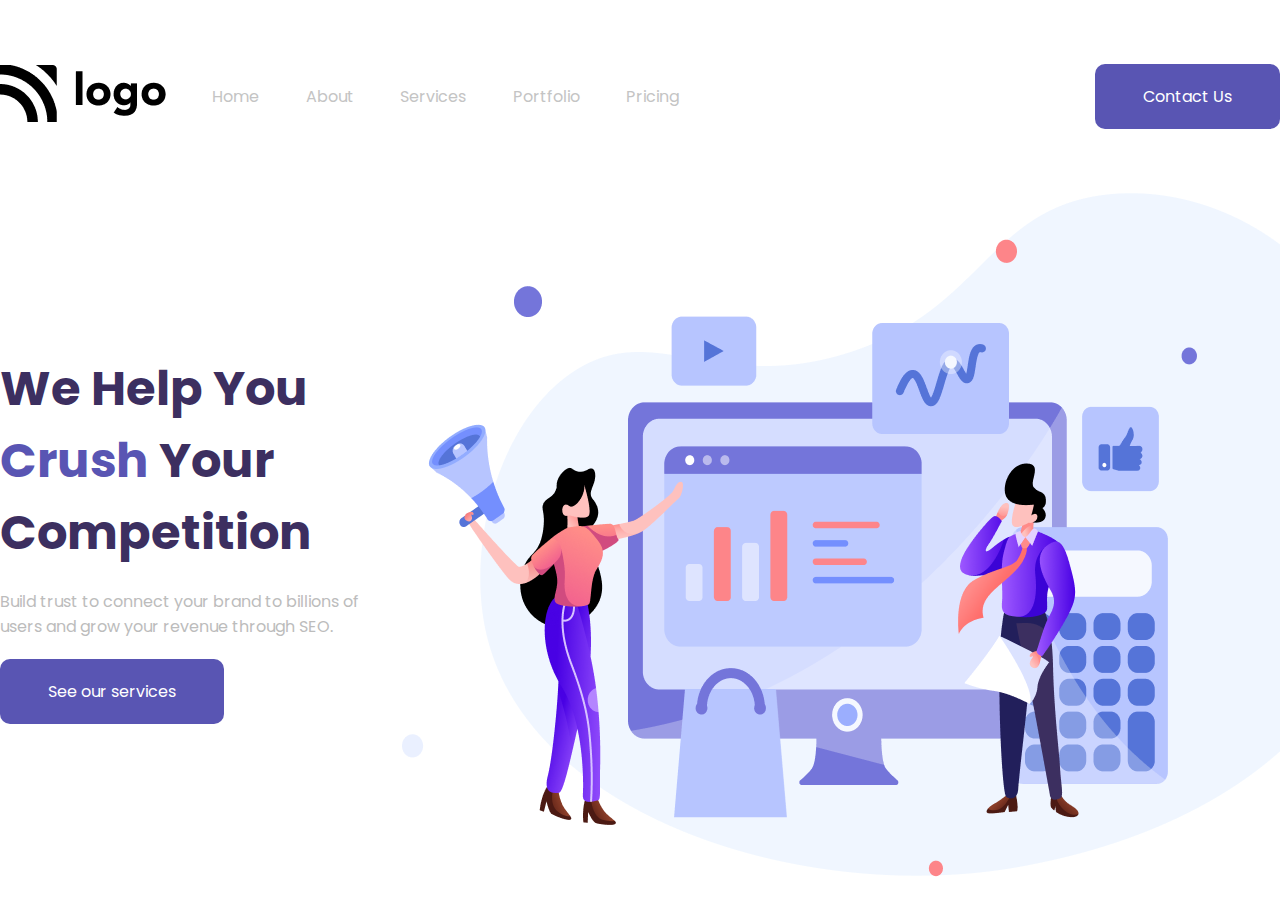
<file: 20_Nov_2022_Project/FSJS 2.0 Project 01/index.html>
<!DOCTYPE html>
<html lang="en">
  <head>
    <meta charset="UTF-8" />
    <meta http-equiv="X-UA-Compatible" content="IE=edge" />
    <meta name="viewport" content="width=device-width, initial-scale=1.0" />
    <!-- stylesheet -->
    <link rel="stylesheet" href="style.css" />
    <!-- Font -->
    <link rel="preconnect" href="https://fonts.googleapis.com" />
    <link rel="preconnect" href="https://fonts.gstatic.com" crossorigin />
    <link
      href="https://fonts.googleapis.com/css2?family=Poppins:wght@200;300;400;500;600;700;800&display=swap"
      rel="stylesheet"
    />
    <title>SEO Master</title>
  </head>
  <body>
    <div class="container">
      <section aria-label="navbar">
        <nav class="navbar-container">
          <div>
            <img src="./assets/Logo.png" alt="brand-logo" />
          </div>
          <div class="grow-list">
            <ul class="list">
              <li class="list-item">Home</li>
              <li class="list-item">About</li>
              <li class="list-item">Services</li>
              <li class="list-item">Portfolio</li>
              <li class="list-item">Pricing</li>
            </ul>
          </div>
          <div class="button-group">
            <button class="nav-button">Contact Us</button>
          </div>
        </nav>
      </section>
      <!-- Banner -->
      <section aria-label="banner">
        <div class="banner-container">
          <!-- Left text -->
          <div>
            <h1 class="heading-text">
              We Help You <span>Crush</span> Your Competition
            </h1>
            <p class="description">
              Build trust to connect your brand to billions of users and grow
              your revenue through SEO.
            </p>
            <button class="nav-button btn">See our services</button>
          </div>
          <!-- Right Text -->
          <div>
            <img src="./assets/Header Illustration.png" alt="illustration" />
          </div>
        </div>
      </section>
    </div>
  </body>
</html>
</file>
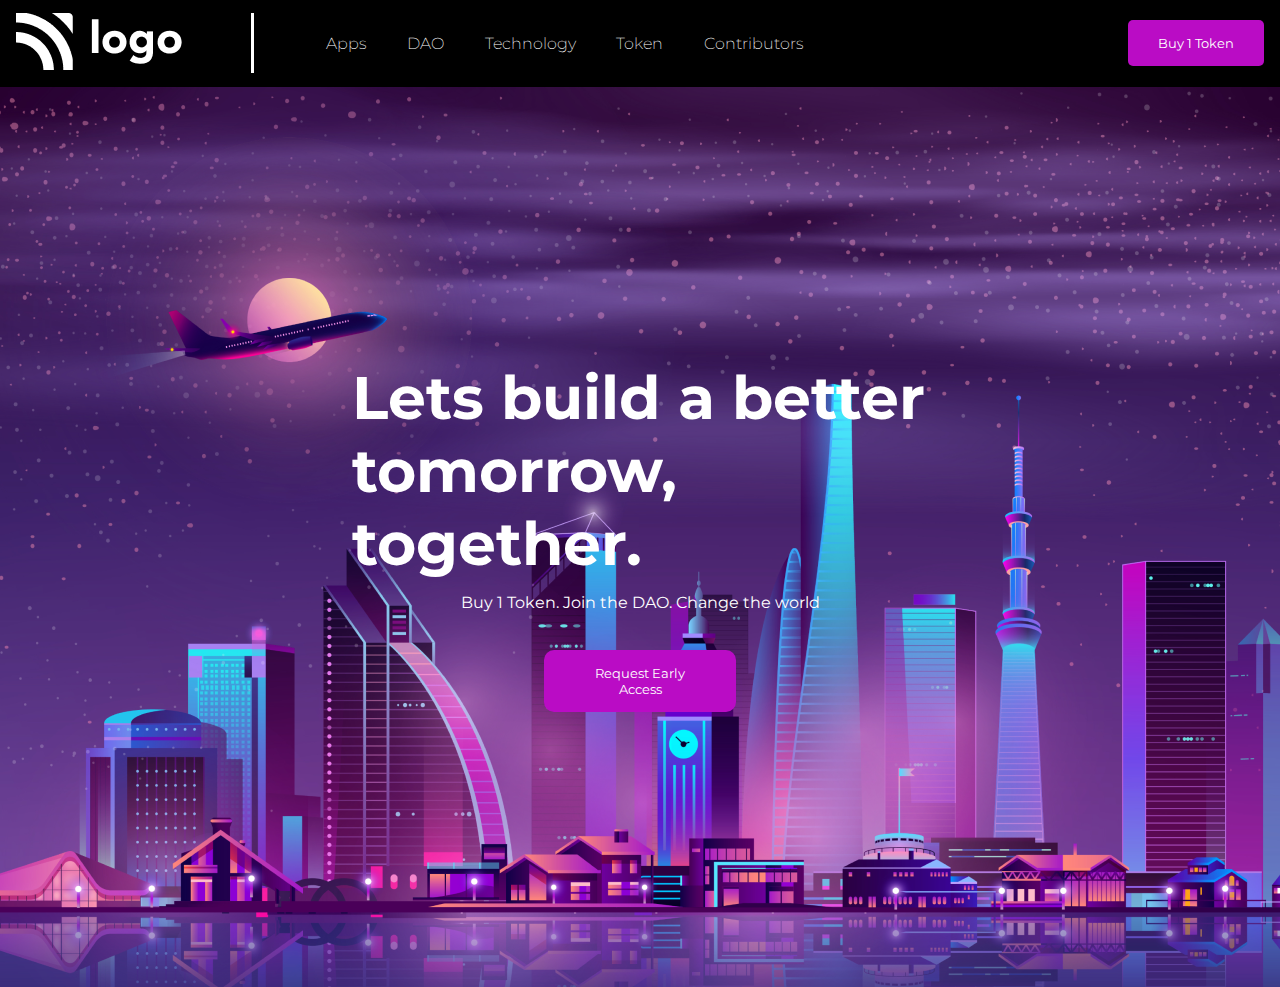
<file: 20_Nov_2022_Project/FSJS 2.0 Project 02/index.html>
<!DOCTYPE html>
<html lang="en">
  <head>
    <meta charset="UTF-8" />
    <meta http-equiv="X-UA-Compatible" content="IE=edge" />
    <meta name="viewport" content="width=device-width, initial-scale=1.0" />
    <link rel="stylesheet" href="style.css" />
    <link rel="preconnect" href="https://fonts.googleapis.com" />
    <link rel="preconnect" href="https://fonts.gstatic.com" crossorigin />
    <link
      href="https://fonts.googleapis.com/css2?family=Poppins:wght@200;300;400;500;600;700;800&display=swap"
      rel="stylesheet"
    />
    <link rel="preconnect" href="https://fonts.googleapis.com" />
    <link rel="preconnect" href="https://fonts.gstatic.com" crossorigin />
    <link
      href="https://fonts.googleapis.com/css2?family=Montserrat:wght@600;700;800&display=swap"
      rel="stylesheet"
    />

    <title>Crypto Market</title>
  </head>
  <body>
    <div class="container">
      <section aria-label="navbar">
        <nav class="navbar">
          <div>
            <img src="./assets/white-logo.png" alt="logo" class="logo" />
          </div>
          <div class="line"></div>
          <div class="grow-list">
            <ul class="list">
              <li class="list-item">Apps</li>
              <li class="list-item">DAO</li>
              <li class="list-item">Technology</li>
              <li class="list-item">Token</li>
              <li class="list-item">Contributors</li>
            </ul>
          </div>
          <div>
            <button class="button-small">Buy 1 Token</button>
          </div>
        </nav>
      </section>
      <!-- Hero Section -->
      <section aria-label="hero">
        <div class="hero">
          <h1 class="hero-heading">Lets build a better tomorrow, together.</h1>
          <p class="hero-description">
            Buy 1 Token. Join the DAO. Change the world
          </p>
          <button class="button-large">Request Early Access</button>
        </div>
      </section>
    </div>
  </body>
</html>
</file>
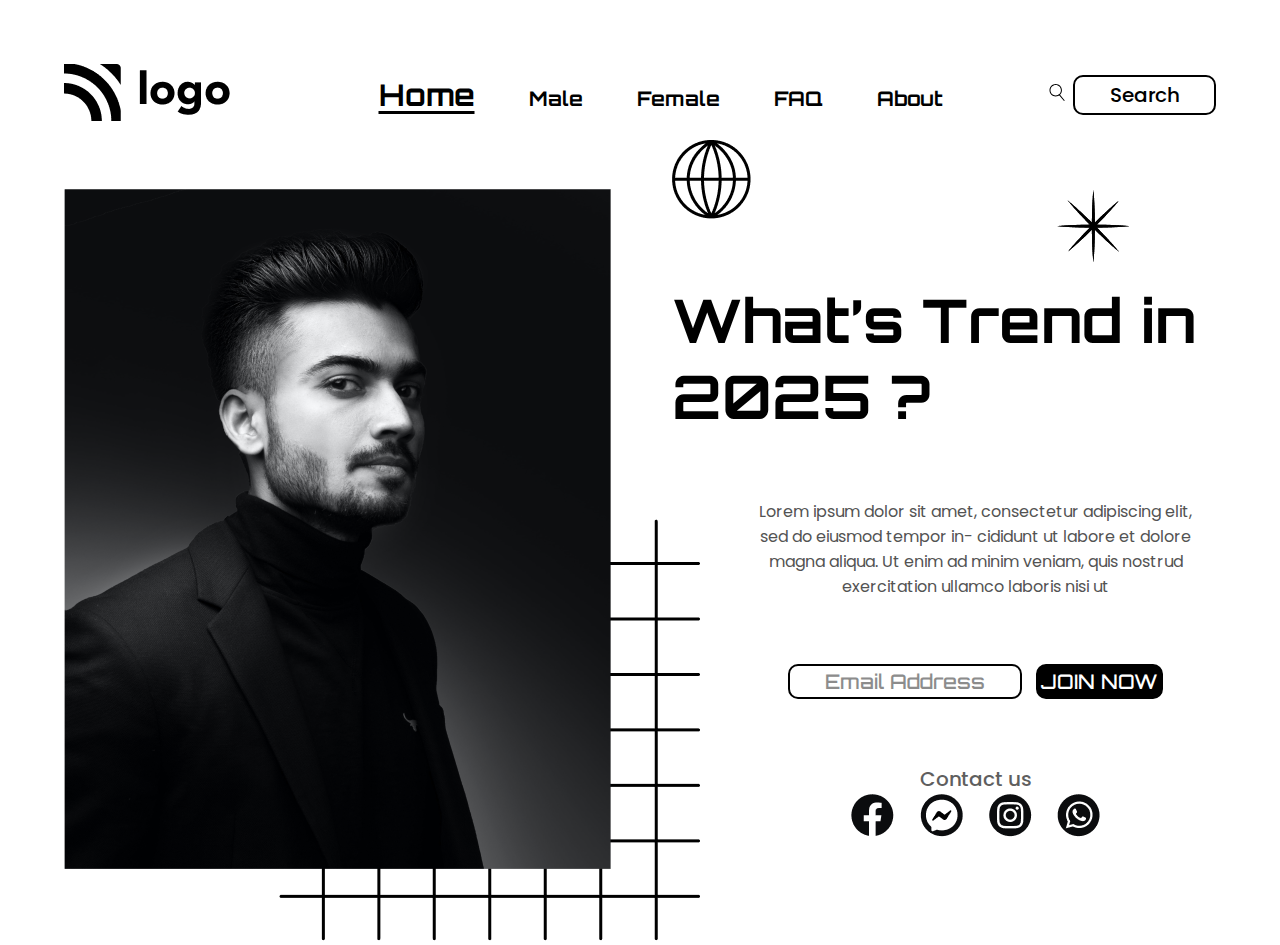
<file: 20_Nov_2022_Project/FSJS 2.0 Project 03/index.html>
<!DOCTYPE html>
<html lang="en">
  <head>
    <meta charset="UTF-8" />
    <meta http-equiv="X-UA-Compatible" content="IE=edge" />
    <meta name="viewport" content="width=device-width, initial-scale=1.0" />
    <!-- CSS File -->
    <link rel="stylesheet" href="./style.css" />
    <!-- Font Orbiton -->
    <link rel="preconnect" href="https://fonts.googleapis.com" />
    <link rel="preconnect" href="https://fonts.gstatic.com" crossorigin />
    <link
      href="https://fonts.googleapis.com/css2?family=Orbitron:wght@400;500;600;700;800&display=swap"
      rel="stylesheet"
    />

    <!-- FONT Poppins -->
    <link rel="preconnect" href="https://fonts.googleapis.com" />
    <link rel="preconnect" href="https://fonts.gstatic.com" crossorigin />
    <link
      href="https://fonts.googleapis.com/css2?family=Poppins:wght@200;300;400;500;600;700&display=swap"
      rel="stylesheet"
    />
    <title>Fashion Hub</title>
  </head>

  <!-- FSJS 2.0 Project One -->
  <body>
    <div class="container">
      <!-- Navbar Section -->
      <section aria-label="navbar">
        <nav class="navbar-container">
          <div>
            <img src="./assets/Logo.png" alt="brand-logo" />
          </div>
          <div>
            <ul class="list">
              <li class="list-item">Home</li>
              <li class="list-item">Male</li>
              <li class="list-item">Female</li>
              <li class="list-item">FAQ</li>
              <li class="list-item">About</li>
            </ul>
          </div>
          <div class="button-group">
            <div class="search-icon">
              <svg
                width="32"
                height="35"
                viewBox="0 0 32 35"
                fill="none"
                xmlns="http://www.w3.org/2000/svg"
              >
                <path
                  d="M13.42 25.34C6.56004 25.34 0.97998 19.76 0.97998 12.9C0.97998 6.03999 6.56004 0.459991 13.42 0.459991C20.28 0.459991 25.86 6.03999 25.86 12.9C25.87 19.76 20.28 25.34 13.42 25.34ZM13.42 2.44999C7.66004 2.44999 2.97998 7.13999 2.97998 12.89C2.97998 18.64 7.66004 23.33 13.42 23.33C19.18 23.33 23.86 18.64 23.86 12.89C23.86 7.13999 19.18 2.44999 13.42 2.44999Z"
                  fill="black"
                />
                <path
                  d="M30.35 34.4C30.07 34.4 29.7899 34.28 29.5899 34.05L19.75 22.53C19.39 22.11 19.44 21.48 19.86 21.12C20.28 20.76 20.91 20.81 21.27 21.23L31.11 32.75C31.47 33.17 31.42 33.8 31 34.16C30.81 34.32 30.58 34.4 30.35 34.4Z"
                  fill="black"
                />
              </svg>
            </div>
            <div><button class="nav-button">Search</button></div>
          </div>
        </nav>
      </section>
      <!-- Hero Banner Section -->
      <section aria-label="banner">
        <div class="hero-container">
          <!-- --------------- -->
          <!-- Patterns -->
          <!-- ---------------- -->
          <span class="square">
            <img src="./assets/squares.png" alt="square-pattern" />
          </span>
          <!-- Star -->
          <span class="star">
            <img src="./assets/start.png" alt="start-pattern" />
          </span>
          <!-- Star -->
          <span class="star">
            <img src="./assets/start.png" alt="start-pattern" />
          </span>
          <!-- Globe -->
          <span class="globe">
            <img src="./assets/globe.png" alt="globe-pattern" />
          </span>
          <div>
            <img src="./assets/Image.png" alt="person-hero-iamge" />
          </div>
          <div class="hero-container-right">
            <h1 class="hero-heading">What’s Trend in 2025 ?</h1>
            <p class="hero-description">
              Lorem ipsum dolor sit amet, consectetur adipiscing elit, sed do
              eiusmod tempor in- cididunt ut labore et dolore magna aliqua. Ut
              enim ad minim veniam, quis nostrud exercitation ullamco laboris
              nisi ut
            </p>
            <div>
              <button class="button-email">Email Address</button>
              <button class="button-join">JOIN NOW</button>
            </div>
            <div>
              <h4 class="contact-heading">Contact us</h4>
              <div class="icons">
                <span>
                  <img src="./assets/Group.png" alt="facebook-icon" />
                </span>
                <span>
                  <img src="./assets/Group (1).png" alt="messenger-icon" />
                </span>
                <span>
                  <img src="./assets/Group (2).png" alt="instagram-icon" />
                </span>
                <span>
                  <img src="./assets/Group (3).png" alt="whatsapp-icon" />
                </span>
              </div>
            </div>
          </div>
        </div>
      </section>
    </div>
  </body>
</html>
</file>
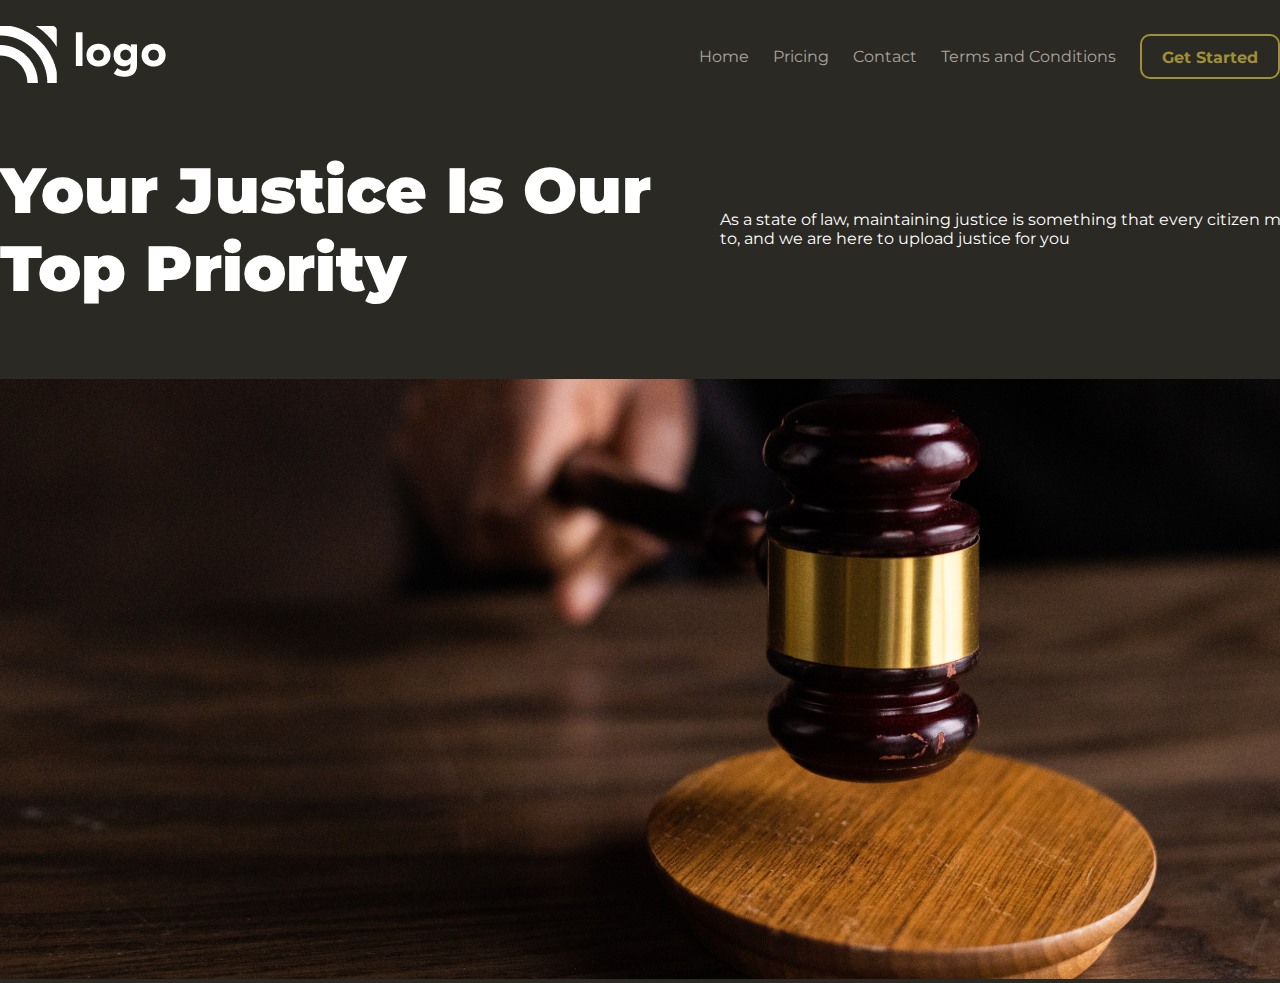
<file: 26_Nov_2022_Saturday/Saturday/Project_3/index.html>
<!DOCTYPE html>
<html lang="en">

<head>
    <meta charset="UTF-8">
    <meta http-equiv="X-UA-Compatible" content="IE=edge">
    <meta name="viewport" content="width=device-width, initial-scale=1.0">
    <title>Project 3</title>
    <link rel="stylesheet" href="style.css">
    <link href='https://fonts.googleapis.com/css?family=Montserrat' rel='stylesheet'>
</head>

<body>


    <!-- Navbar -->
    <nav>
        <div class="logo">
            <img src="./assets/white-logo.png" alt="logo">
        </div>

        <div class="nav-list-container">
            <ul>
                <li>Home</li>
                <li>Pricing</li>
                <li>Contact</li>
                <li>Terms and Conditions</li>
            </ul>
            <button class="nav-button">Get Started</button>
        </div>
    </nav>


    <main>
        <!-- Upper section -->
        <section class="upper-section">
            <h1>
                Your Justice Is Our Top Priority
            </h1>
            <p>
                As a state of law, maintaining justice is something that every citizen must pay attention to, and we are
                here to upload justice for you
            </p>
        </section>

        <!-- Lower Section -->
        <section class="lower-section">
            <img src="./assets/banner.png" alt="banner">
        </section>
    </main>
</body>

</html>
</file>
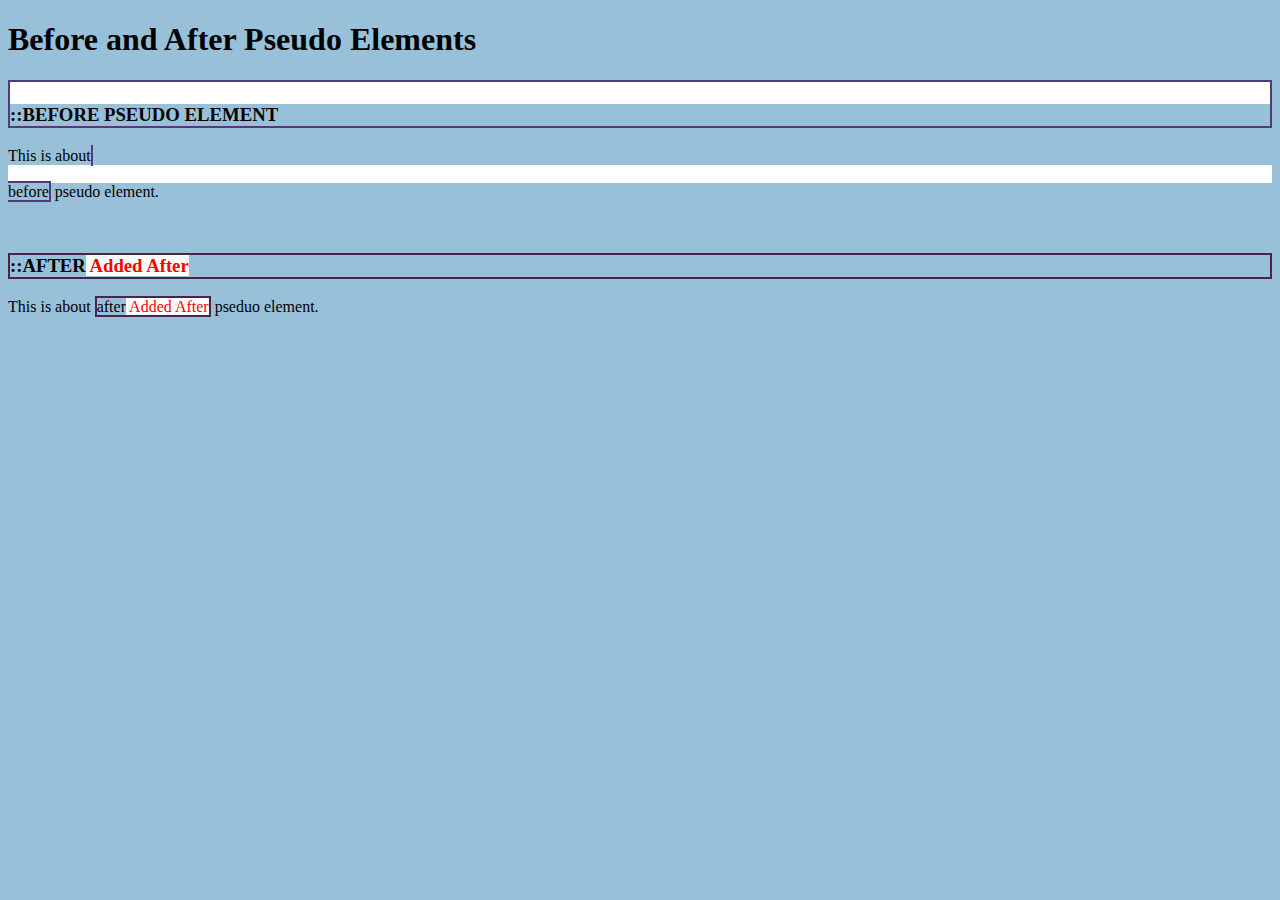
<file: HASHNODE_EXAMPLES/CSS_BEFORE_AFTER_EX.html>
<!DOCTYPE html>
<html lang="en">

<head>
    <meta charset="UTF-8">
    <meta http-equiv="X-UA-Compatible" content="IE=edge">
    <meta name="viewport" content="width=device-width, initial-scale=1.0">
    <title>::before & ::after</title>
    <style>
        body{
            background-color: #98C1D9;
        }
        .before-class{
            border: 2px solid #533A7B;
            color:black
        }
        .before-class::before{
            content: url(https://images.unsplash.com/photo-1667844670191-7404253623af?ixlib=rb-4.0.3&ixid=MnwxMjA3fDB8MHxwaG90by1wYWdlfHx8fGVufDB8fHx8&auto=format&fit=crop&w=200&q=80);
            background-color: white;
            color:red;
            display:block
        }
        .after-class{
            border: 2px solid #4B244A;
            color:black
        }
        .after-class::after{
            content: ' Added After';
            color: red;
            background-color: white;
        }
    </style>
</head>

<body>
    <h1>Before and After Pseudo Elements</h1>

    <section>
        <h3 class="before-class">::BEFORE PSEUDO ELEMENT</h3>
        <p>This is about <span class="before-class">before</span> pseudo element.</p>
    </section>

    <br>

    <section>
        <h3 class="after-class">::AFTER</h3>
        <p>This is about <span class="after-class">after</span> pseduo element.</p>
    </section>
</body>

</html>
</file>
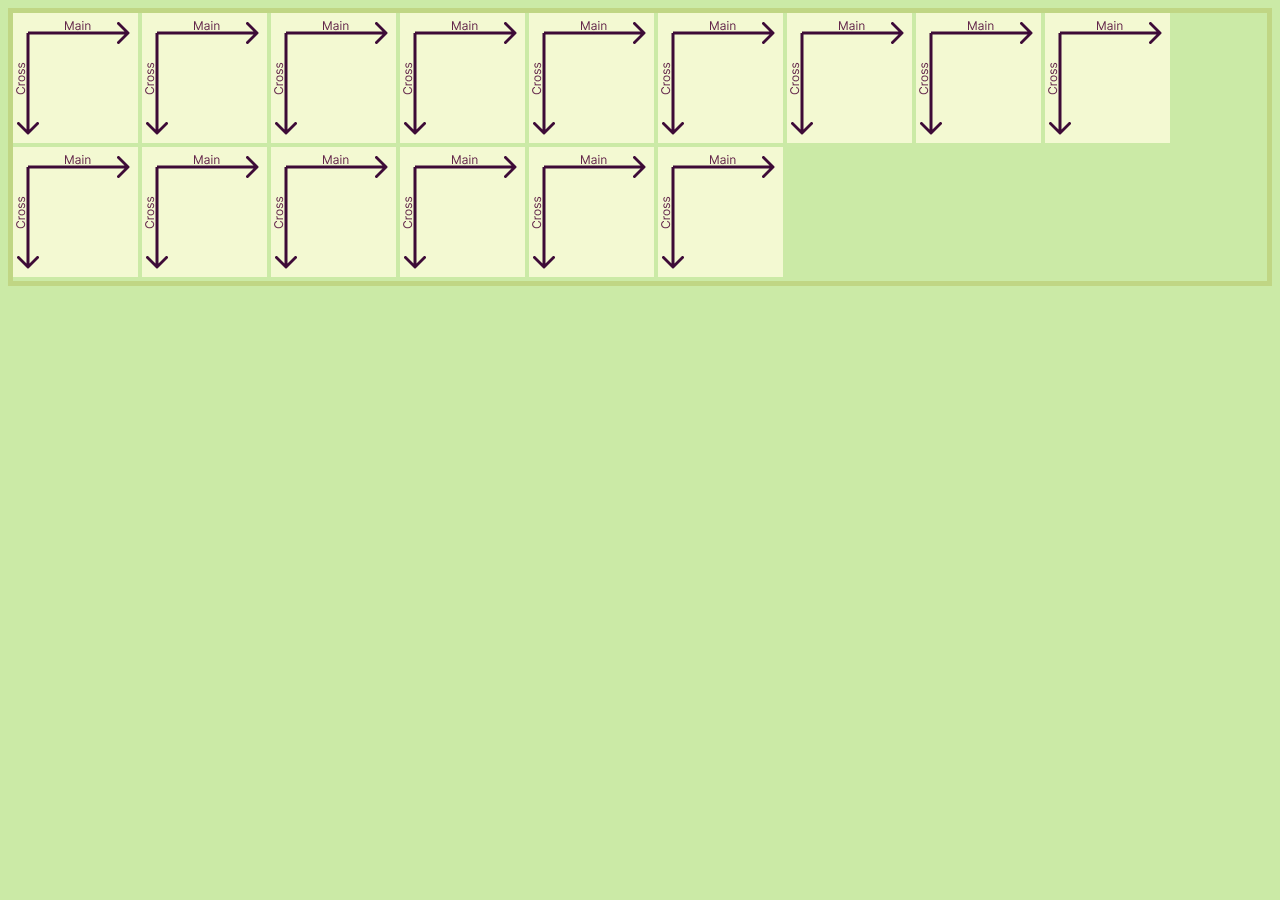
<file: HASHNODE_EXAMPLES/FLEX_BOX.html>
<!DOCTYPE html>
<html lang="en">

<head>
    <meta charset="UTF-8">
    <meta http-equiv="X-UA-Compatible" content="IE=edge">
    <meta name="viewport" content="width=device-width, initial-scale=1.0">
    <title>Flex-Box</title>
</head>

<style>
    body{
        background-color: #CBEAA6;
    }
    .container{
        border: 5px solid #C0D684;
        /* display: flex; */
    }
</style>

<body>
    <div class="container">
        <img src="./assets/Group 1.png" alt="child1" srcset="">
        <img src="./assets/Group 1.png" alt="child2" srcset="">
        <img src="./assets//Group 1.png" alt="child3" srcset="">
        <img src="./assets//Group 1.png" alt="child4" srcset="">
        <img src="./assets//Group 1.png" alt="child5" srcset="">
        <img src="./assets//Group 1.png" alt="child6" srcset="">
        <img src="./assets//Group 1.png" alt="child7" srcset="">
        <img src="./assets//Group 1.png" alt="child8" srcset="">
        <img src="./assets//Group 1.png" alt="child9" srcset="">
        <img src="./assets//Group 1.png" alt="child10" srcset="">
        <img src="./assets//Group 1.png" alt="child11" srcset="">
        <img src="./assets//Group 1.png" alt="child12" srcset="">
        <img src="./assets//Group 1.png" alt="child13" srcset="">
        <img src="./assets//Group 1.png" alt="child14" srcset="">
        <img src="./assets//Group 1.png" alt="child15" srcset="">
    </div>
</body>

</html>
</file>
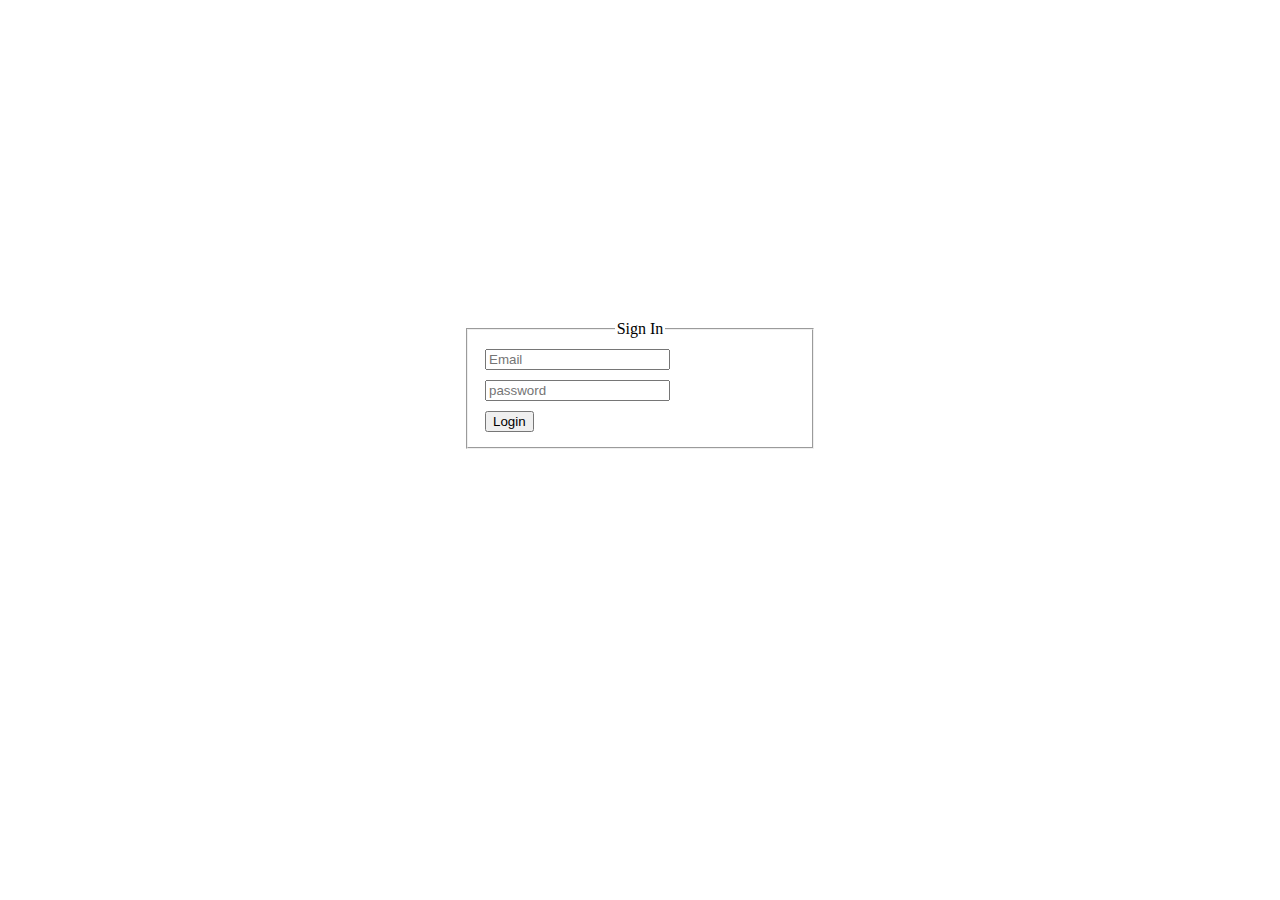
<file: HTML_PRACTICE/Project_1.html>
<!DOCTYPE html>
<html lang="en">

<head>
    <meta charset="UTF-8">
    <meta http-equiv="X-UA-Compatible" content="IE=edge">
    <meta name="viewport" content="width=device-width, initial-scale=1.0">
    <title>Example Legend</title>
    <style>
        body {
            margin: 0px;
            padding: 0px;
        }

        /* div {
            /* text-align: center; */
            /* border: 1px solid black; */
            /* margin: auto; */
            /* width: 50%; */
            /* text-align: center; */
            /* margin-top: 25%; */

            /* padding: 10px; */
        /* } */ 

        fieldset {
            width: 25%;
            justify-content: center;
            margin: auto;
            margin-top: 25%;
        }
        legend{
            text-align: center      ;
        }

        form{
           /* margin-left: 25%; */
        }

        input {
            margin: 5px;
            /* align-self: center; */
        }
        button{
            margin:5px;
            ;
        }

    </style>
</head>

<body>
    <main>
            <fieldset>
                <legend>
                    Sign In
                </legend>

                <form action="">
                    <!-- <label for="email">Email:</label> -->
                    <input type="email" name="email" id="" placeholder="Email">
                    <br>

                    <!-- <label for="password">Password:</label> -->
                    <input type="password" name="password" id="" placeholder="password">

                    <br>
                    <button>Login</button>
                </form>
            </fieldset>
    </main>
</body>

</html>
</file>
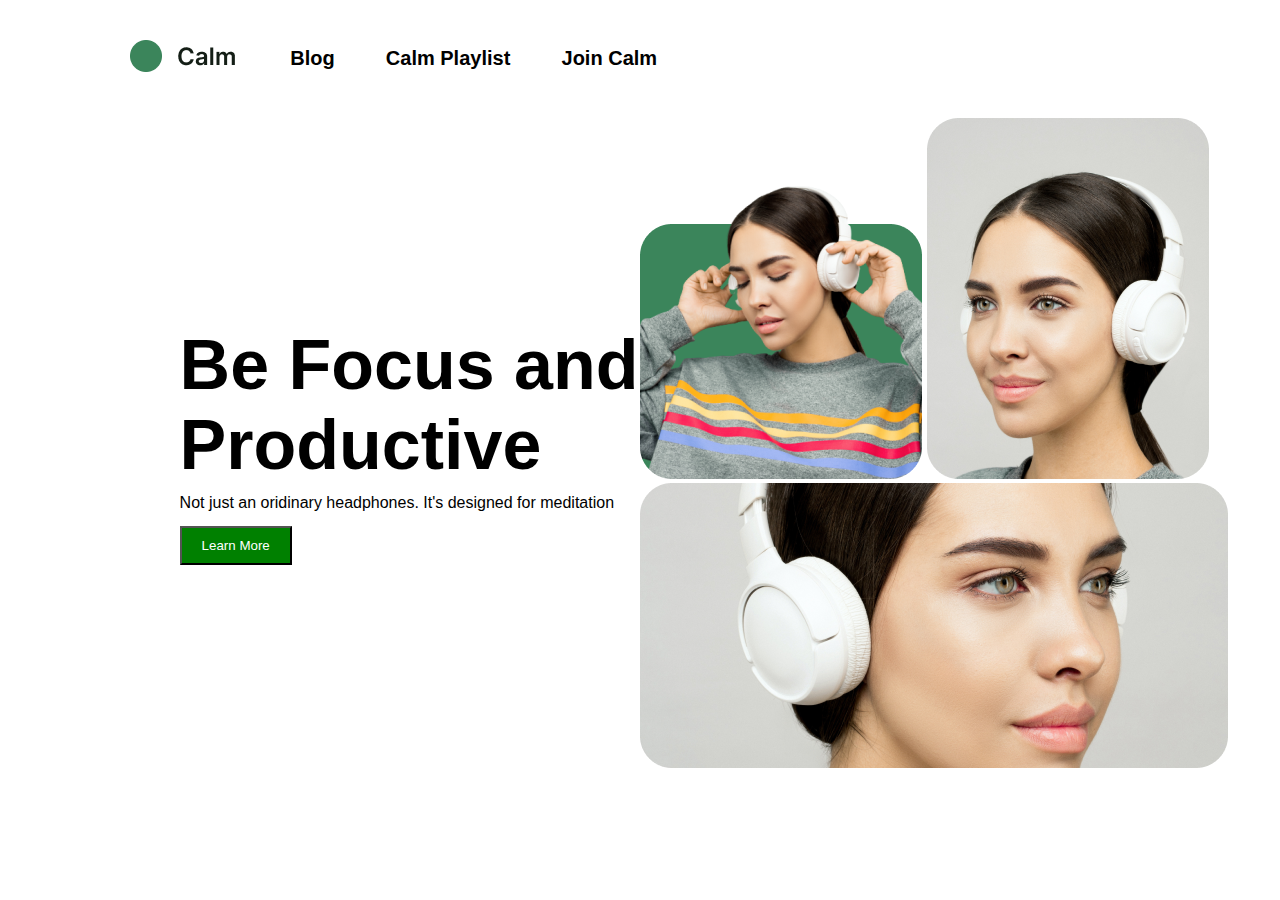
<file: 26_Nov_2022_Saturday/Saturday/Project_1/output-index.html>
<!DOCTYPE html>
<html lang="en">

<head>
    <meta charset="UTF-8">
    <meta http-equiv="X-UA-Compatible" content="IE=edge">
    <meta name="viewport" content="width=device-width, initial-scale=1.0">
    <title>Focus Html</title>
    <link rel="stylesheet" href="./styles.css">
</head>

<body>

    <!-- Nav Bar -->
    <nav class="nav-bar">
      <ul>
        <li><img src="./images/logo.png" alt="logo"></li>
        <li>Blog</li>
        <li>Calm Playlist</li>
        <li>Join Calm</li>
      </ul>
    </nav>


    <!-- Main  Section -->
    <main>
        <section class="left-section">
            <h1>Be Focus and Productive</h1>
            <p>Not just an oridinary headphones. It's designed for meditation</p>
            <button class="primary">
                Learn More
            </button>
        </section>
        <section class="right-section">
            <div class="upper-images">
                <img src="./images/img1.png" alt="image1">
                <img src="./images/img2.png" alt="image2">
            </div>
            <div class="lower-images">
                <img src="./images/img3.png" alt="image3">
            </div>
        </section>
    </main>
</body>

</html>
</file>
<file: 20_Nov_2022_Project/FSJS 2.0 Project 01/style.css>
/* You can not modify anything in the HTML */
/* You can only modify the CSS file */
*{
    box-sizing: border-box;
    margin: 0;
    padding: 0;
}

body{
    max-width: 1440px;
    margin: auto;
    font-family: 'Poppins';
}


.navbar-container{
    display: flex;
    align-items: center;
    justify-content: space-between;
    margin-top: 5%;
    margin-bottom: 5%;
}

.grow-list{
    flex-grow: 1
}

.grow-list ul {
    display: flex;
    align-items: center;
}

.grow-list ul li{
    list-style: none;
    color: #C4C4C4;
    margin-left:5%
}

.grow-list ul li:hover{
    color: #222222;
}

.nav-button {
    color: white;
    padding:20px 48px;
    background-color: #5955B3;
    border-radius: 10px;
    border:none;
    font-size: 16px;
    font-family: 'Poppins';
}


/* Section Banner */
.banner-container{
    display: flex;
    align-items: center;
}

.heading-text{
    color: #3C2F60;
    font-size: 48px;
    margin-bottom: 5%;
}

.banner-container span{
    color:#5955B3;
}

.description{
    color:#BCBCBC;
    margin-bottom: 5%;
    
}
</file>
<file: 20_Nov_2022_Project/FSJS 2.0 Project 02/style.css>
/* You can not modify anything in the HTML */
/* You can only modify the CSS file */
*{
    margin:0px;
    padding:0px;
    box-sizing: border-box;
    font-family: 'Montserrat';
}

body{
    max-width: 1440px;
    margin:auto
}

nav{
    padding-top: 1%;
    padding-bottom: 1%;
    background-color: #000000;
}

.navbar{
    display: flex;
    align-items: center;
    justify-content: space-around;
    font-weight: 200;
}

.line{
    border-left: 3px solid white;
    height:60px;
    margin-left: 3%;
}

.grow-list{
    flex-grow: 0.8;
}

.list{
    display: flex;
    align-items: center;
}

.list-item{
    color: white;
    list-style: none;
    margin-left: 5%;
}

button{
    color:white;
    background-color: #BA0CC5;
    border:none;
}

.button-small{
    padding: 15px 30px;
    border-radius: 5px;
}


/* Hero Section */

.hero{
    background-image: url('./assets/bg.png');
    width: 100%;
    height: 100vh;
}

.hero{
    display: flex;
    flex-direction: column;
    align-items: center;
    justify-content: center;
}

.hero-heading{
    color: white;
    font-weight: bolder;
    font-size: 60px;
    width: 45%;
    margin-bottom: 1%;
}

.hero-description{
    color: white;
    margin-bottom: 3%;

}

.button-large{
    padding: 15px 30px;
    border-radius: 10px;
    width: 15%;
}
</file>
<file: 20_Nov_2022_Project/FSJS 2.0 Project 03/style.css>
/* You can not modify anything from the HTML file */
/* You can only modify the CSS file */
*{
    margin: 0px;
    padding:0px;
    box-sizing: border-box;
    font-family: 'Orbitron';
}

.container{
    margin:5%
}


section > nav{
    display: flex;
    align-items: center;
    justify-content: space-between;
}

ul{
    list-style: none;
    display: inline-block;
}


.list-item{
    list-style: none;   
    display: inline-block;
    margin-left: 50px;
    font-weight: bold;
    font-size: 20px;
}

.list-item:nth-child(1){
    text-decoration-line: underline;
    text-decoration-color: black;
    text-underline-offset: 5px;
    font-weight: bold;
    font-size: 30px;
}

.button-group{
    display: flex;
    align-items: center;
    justify-content: flex-end;
    text-align: center;
}

.nav-button{
    font-family: 'Poppins';
    background-color: #fff;    
}


button{
    font-size: 20px;
    font-weight: 500;
    padding: 3px 35px;
    border: 2px solid black;
    border-radius: 10px;
}

svg{
    transform: scale(.50);
}


/* Hero Section  */

.hero-container{
    margin-top: 5%;   
    display: flex;
    position: absolute;
}
img{
    position: relative;
}
.square{
    position:absolute;
    top:330px;
    left:215px
}

.globe{
    position:absolute;
    left: 50%;
    top:-50px;
}

.star{
    position:absolute;
    right:150px;
}



.hero-container-right{
    width: 50%;
    display: flex;
    flex-direction: column;
    align-items: center;
    margin-left: 5%;
    margin-top: 5%;
    justify-content: space-around;
}

.hero-heading{
    font-size: 60px;
}

.hero-description{
    width: 75%;
    font-family: 'Poppins';
    color: #535353;
    text-align: center;
}

.button-email{
    background-color: #ffff;
    font-family: inherit;
    font-size: 20px;
    margin-right: 10px;
    color: #8C8C8C;
}

.button-join{
    padding: 3px;
    background-color: black;
    color: #ffff;
}

.contact-heading{
    text-align: center;
    font-family: "Poppins";
    font-weight: 500;
    font-size: 20px;
    color: #5F5F5F;
}

.icons{
    display: flex;
    width: 300px;
    justify-content: space-evenly;

}
</file>
<file: 26_Nov_2022_Saturday/Saturday/Project_3/style.css>
@import url('https://fonts.googleapis.com/css2?family=Mukta:wght@800&family=Poppins&family=Roboto&family=Ubuntu&display=swap');
*{
    margin: 0;
    padding: 0;
    box-sizing: border-box;
    font-family: 'Montserrat';

}

body{
    max-width: 1440px;
    background-color: #2B2923;
    margin:auto; 
    /* makes margin same on both the sides */
}


nav{
    display: flex;
    align-items: center;
    justify-content: space-between;
    margin-top: 2%;
}

nav div ul {
    display: flex;
    align-items: center;
}

nav div ul li{
    list-style: none;
    color: #A7A59E;
    margin-right: 24px;
}

.nav-list-container{
    display: flex;
    align-items: center;
    justify-content: space-between;
}

.nav-button{
    border: 2px solid #9F8F36;
    color:#9F8F36;
    padding: 12px 20px 10px 20px ; 
    background-color: #2B2923;
    border-radius: 10px;
    font-weight: bold;
    font-size: 16px;
}

main{
    margin-top: 5%;
    width: min-content;
}

.upper-section{
    display: flex;
    align-items: center;
    justify-content: space-between;
}

.upper-section h1{
    color: white;
    font-size: 64px;
    font-weight: 900;
    width: 50%;
}

.upper-section p{
    color: white;
    width: 50%;
}

.lower-section{
    margin-top: 5%;
}
</file>
<file: 26_Nov_2022_Saturday/Saturday/Project_1/styles.css>
*,*::before,*::after{
    padding: 0;
    margin: 0;
    box-sizing: border-box;
}

body{
    font-family: 'Gill Sans', 'Gill Sans MT', Calibri, 'Trebuchet MS', sans-serif;
}

nav{
    margin: 3% 10%;
}
ul{
    display: flex;
    align-items: center;
}
li{
    list-style: none;
    margin-right: 5%;
    font-weight: bold;
    font-size: 20px;
}


/* Main Section */

main{
    display: flex;
    align-items: center;
    justify-content: center;
    margin-left:10%
}

.left-section{
    width: 40%;
}


.left-section > h1{
    font-weight: bolder;
    font-size: 70px;
}

.left-section > p {
    font-weight: 400;
    margin-top: 2%;
}

.left-section > button{
    color: white;
    background-color: green;
    padding: 10px 20px;
    border-radius: 8    px;
    margin-top: 3%;
}
</file>
